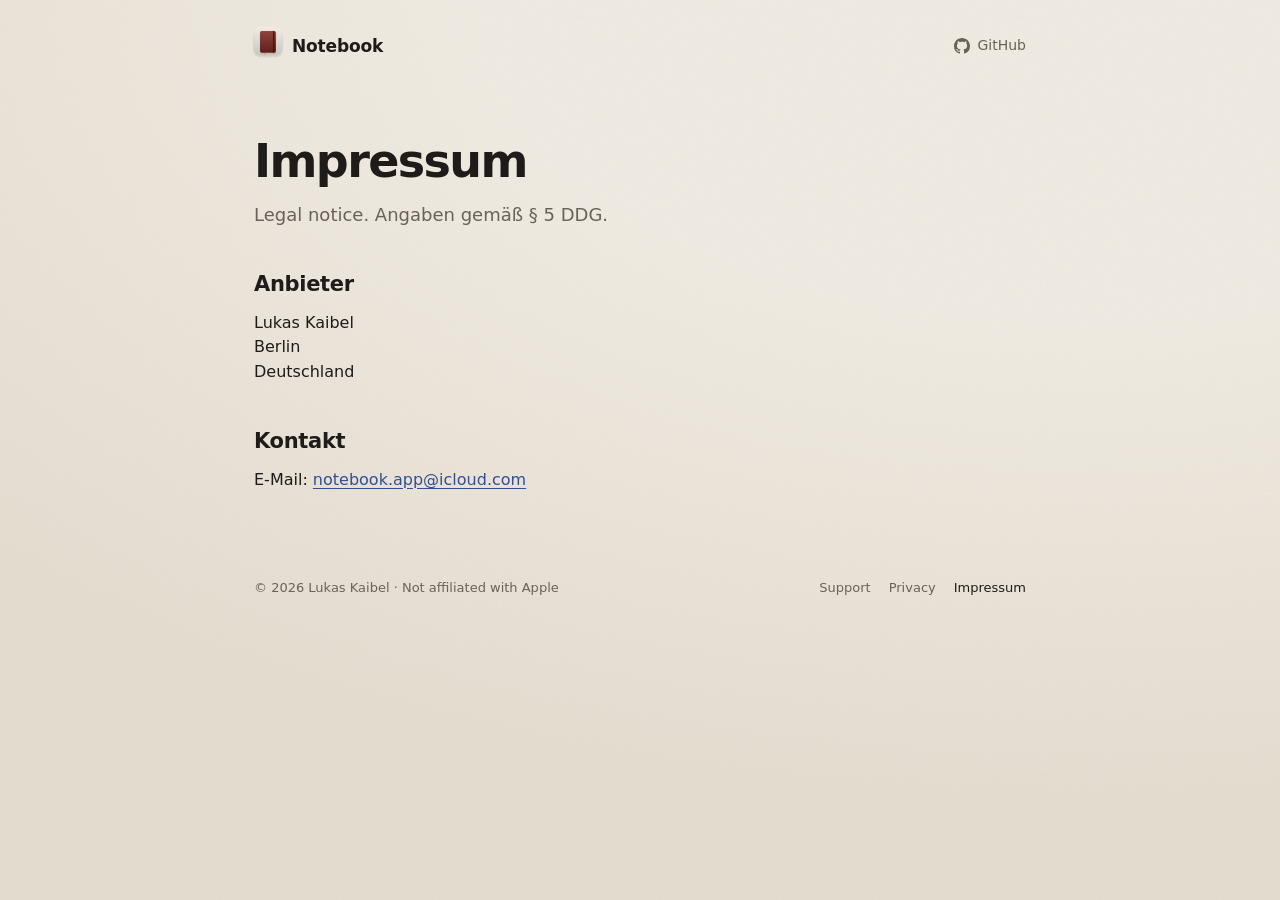
<file: Website/impressum/index.html>
<!doctype html>
<html lang="en">
<head>
  <meta charset="utf-8">
  <meta name="viewport" content="width=device-width, initial-scale=1, viewport-fit=cover">
  <title>Impressum · Notebook</title>
  <meta name="description" content="Impressum / legal notice for Notebook's website.">
  <meta name="theme-color" content="#F1ECE4" media="(prefers-color-scheme: light)">
  <meta name="theme-color" content="#191715" media="(prefers-color-scheme: dark)">
  <link rel="icon" href="../images/favicon-light.png" media="(prefers-color-scheme: light)">
  <link rel="icon" href="../images/favicon-dark.png" media="(prefers-color-scheme: dark)">
  <link rel="apple-touch-icon" href="../images/apple-touch-icon.png">
  <link rel="stylesheet" href="../style.css">
</head>
<body>
  <header class="top">
    <a class="brand" href="../">
      <picture>
        <source srcset="../images/icon-dark.png" media="(prefers-color-scheme: dark)">
        <img src="../images/icon-light.png" width="36" height="36" alt="">
      </picture>
      Notebook
    </a>
    <a class="link" href="https://github.com/lukaskaibel/notebook">
      <svg viewBox="0 0 16 16" aria-hidden="true"><path d="M8 0c4.42 0 8 3.58 8 8a8.013 8.013 0 0 1-5.45 7.59c-.4.08-.55-.17-.55-.38 0-.27.01-1.13.01-2.2 0-.75-.25-1.23-.54-1.48 1.78-.2 3.65-.88 3.65-3.95 0-.88-.31-1.59-.82-2.15.08-.2.36-1.02-.08-2.12 0 0-.67-.22-2.2.82-.64-.18-1.32-.27-2-.27-.68 0-1.36.09-2 .27-1.53-1.03-2.2-.82-2.2-.82-.44 1.1-.16 1.92-.08 2.12-.51.56-.82 1.28-.82 2.15 0 3.06 1.86 3.75 3.64 3.95-.23.2-.44.55-.51 1.07-.46.21-1.61.55-2.33-.66-.15-.24-.6-.83-1.23-.82-.67.01-.27.38.01.53.34.19.73.9.82 1.13.16.45.68 1.31 2.69.94 0 .67.01 1.3.01 1.49 0 .21-.15.45-.55.38A7.995 7.995 0 0 1 0 8c0-4.42 3.58-8 8-8Z"/></svg>
      GitHub
    </a>
  </header>

  <main class="doc" lang="de">
    <h1>Impressum</h1>
    <p class="intro"><span lang="en">Legal notice.</span> Angaben gemäß § 5 DDG.</p>

    <h2>Anbieter</h2>
    <address>
      Lukas Kaibel<br>
      Berlin<br>
      Deutschland
    </address>

    <h2>Kontakt</h2>
    <p>E-Mail: <a href="mailto:notebook.app@icloud.com">notebook.app@icloud.com</a></p>
  </main>

  <footer class="footer">
    <span>© 2026 Lukas Kaibel · Not affiliated with Apple</span>
    <nav aria-label="Support and legal">
      <a href="../support/">Support</a>
      <a href="../privacy/">Privacy</a>
      <a href="../impressum/" aria-current="page">Impressum</a>
    </nav>
  </footer>
</body>
</html>
</file>
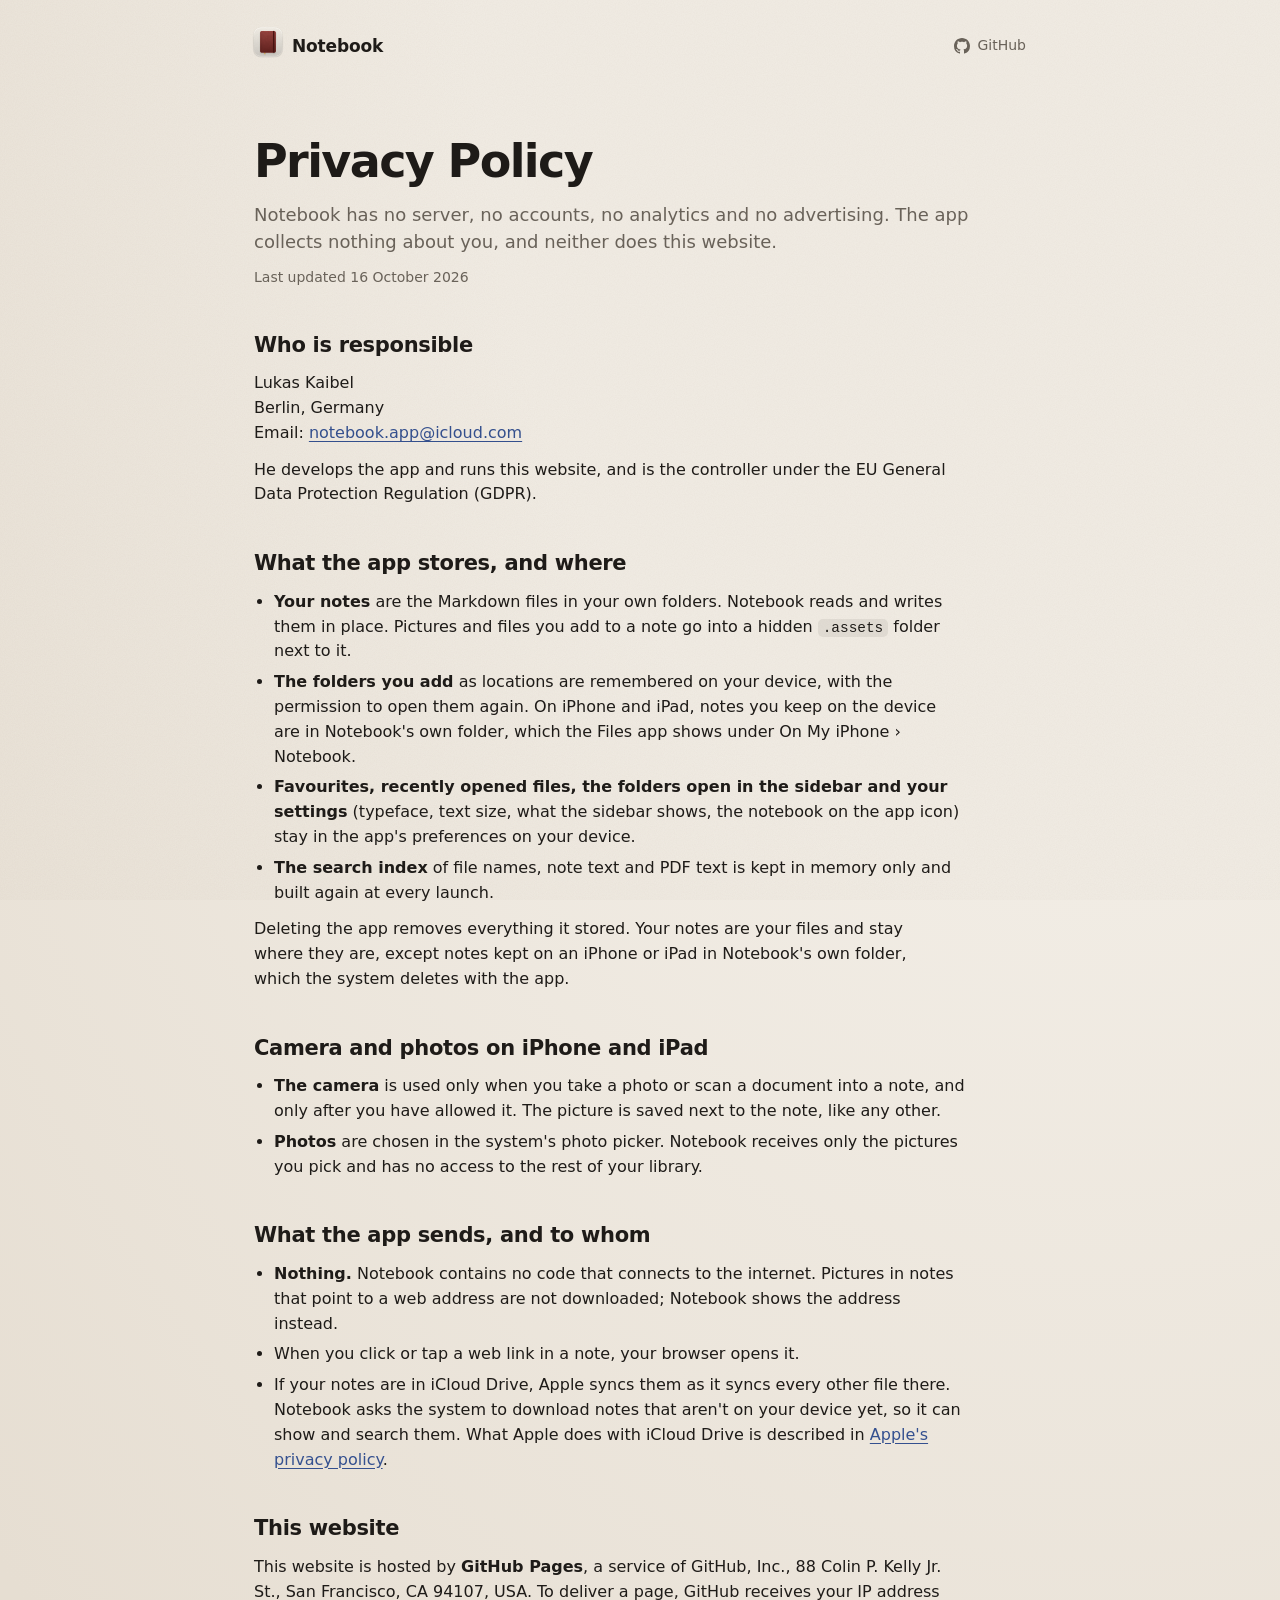
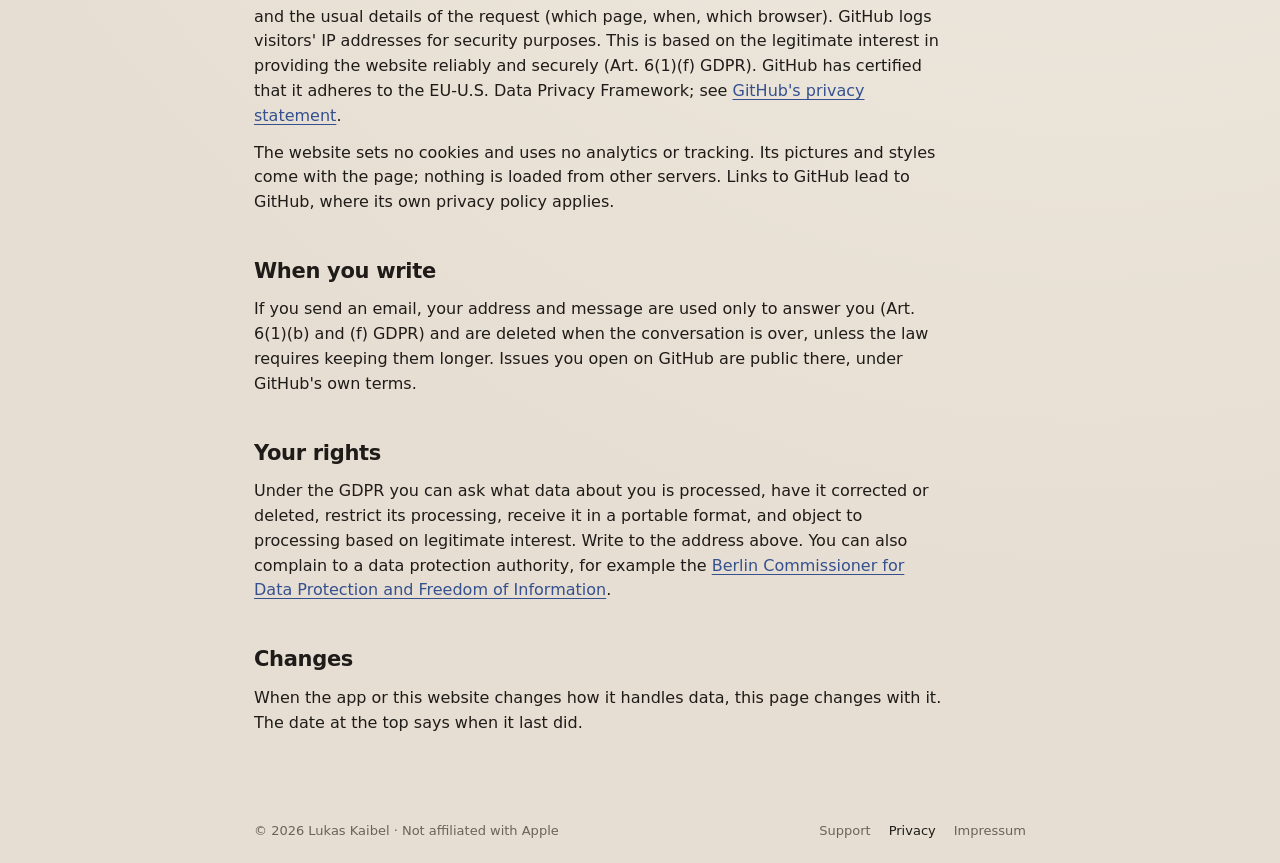
<file: Website/privacy/index.html>
<!doctype html>
<html lang="en">
<head>
  <meta charset="utf-8">
  <meta name="viewport" content="width=device-width, initial-scale=1, viewport-fit=cover">
  <title>Privacy Policy · Notebook</title>
  <meta name="description" content="Notebook has no server, no analytics and no advertising. What the app and this website store, and where.">
  <meta name="theme-color" content="#F1ECE4" media="(prefers-color-scheme: light)">
  <meta name="theme-color" content="#191715" media="(prefers-color-scheme: dark)">
  <link rel="icon" href="../images/favicon-light.png" media="(prefers-color-scheme: light)">
  <link rel="icon" href="../images/favicon-dark.png" media="(prefers-color-scheme: dark)">
  <link rel="apple-touch-icon" href="../images/apple-touch-icon.png">
  <link rel="stylesheet" href="../style.css">
</head>
<body>
  <header class="top">
    <a class="brand" href="../">
      <picture>
        <source srcset="../images/icon-dark.png" media="(prefers-color-scheme: dark)">
        <img src="../images/icon-light.png" width="36" height="36" alt="">
      </picture>
      Notebook
    </a>
    <a class="link" href="https://github.com/lukaskaibel/notebook">
      <svg viewBox="0 0 16 16" aria-hidden="true"><path d="M8 0c4.42 0 8 3.58 8 8a8.013 8.013 0 0 1-5.45 7.59c-.4.08-.55-.17-.55-.38 0-.27.01-1.13.01-2.2 0-.75-.25-1.23-.54-1.48 1.78-.2 3.65-.88 3.65-3.95 0-.88-.31-1.59-.82-2.15.08-.2.36-1.02-.08-2.12 0 0-.67-.22-2.2.82-.64-.18-1.32-.27-2-.27-.68 0-1.36.09-2 .27-1.53-1.03-2.2-.82-2.2-.82-.44 1.1-.16 1.92-.08 2.12-.51.56-.82 1.28-.82 2.15 0 3.06 1.86 3.75 3.64 3.95-.23.2-.44.55-.51 1.07-.46.21-1.61.55-2.33-.66-.15-.24-.6-.83-1.23-.82-.67.01-.27.38.01.53.34.19.73.9.82 1.13.16.45.68 1.31 2.69.94 0 .67.01 1.3.01 1.49 0 .21-.15.45-.55.38A7.995 7.995 0 0 1 0 8c0-4.42 3.58-8 8-8Z"/></svg>
      GitHub
    </a>
  </header>

  <main class="doc">
    <h1>Privacy Policy</h1>
    <p class="intro">Notebook has no server, no accounts, no analytics and no advertising. The app collects nothing about
      you, and neither does this website.</p>
    <p class="updated">Last updated 16 October 2026</p>

    <h2>Who is responsible</h2>
    <address>
      Lukas Kaibel<br>
      Berlin, Germany<br>
      Email: <a href="mailto:notebook.app@icloud.com">notebook.app@icloud.com</a>
    </address>
    <p>He develops the app and runs this website, and is the controller under the EU General Data Protection
      Regulation (GDPR).</p>

    <h2>What the app stores, and where</h2>
    <ul>
      <li><strong>Your notes</strong> are the Markdown files in your own folders. Notebook reads and writes them in
        place. Pictures and files you add to a note go into a hidden <code>.assets</code> folder next to it.</li>
      <li><strong>The folders you add</strong> as locations are remembered on your device, with the permission to open
        them again. On iPhone and iPad, notes you keep on the device are in Notebook's own folder, which the Files app
        shows under On My iPhone › Notebook.</li>
      <li><strong>Favourites, recently opened files, the folders open in the sidebar and your settings</strong>
        (typeface, text size, what the sidebar shows, the notebook on the app icon) stay in the app's preferences on
        your device.</li>
      <li><strong>The search index</strong> of file names, note text and PDF text is kept in memory only and built again
        at every launch.</li>
    </ul>
    <p>Deleting the app removes everything it stored. Your notes are your files and stay where they are, except notes
      kept on an iPhone or iPad in Notebook's own folder, which the system deletes with the app.</p>

    <h2>Camera and photos on iPhone and iPad</h2>
    <ul>
      <li><strong>The camera</strong> is used only when you take a photo or scan a document into a note, and only after
        you have allowed it. The picture is saved next to the note, like any other.</li>
      <li><strong>Photos</strong> are chosen in the system's photo picker. Notebook receives only the pictures you pick
        and has no access to the rest of your library.</li>
    </ul>

    <h2>What the app sends, and to whom</h2>
    <ul>
      <li><strong>Nothing.</strong> Notebook contains no code that connects to the internet. Pictures in notes that
        point to a web address are not downloaded; Notebook shows the address instead.</li>
      <li>When you click or tap a web link in a note, your browser opens it.</li>
      <li>If your notes are in iCloud Drive, Apple syncs them as it syncs every other file there. Notebook asks the system
        to download notes that aren't on your device yet, so it can show and search them. What Apple does with iCloud
        Drive is described in <a href="https://www.apple.com/legal/privacy/">Apple's privacy policy</a>.</li>
    </ul>

    <h2>This website</h2>
    <p>This website is hosted by <strong>GitHub Pages</strong>, a service of GitHub, Inc., 88 Colin P. Kelly Jr. St.,
      San Francisco, CA 94107, USA. To deliver a page, GitHub receives your IP address and the usual details of the
      request (which page, when, which browser). GitHub logs visitors' IP addresses for security purposes. This is based
      on the legitimate interest in providing the website reliably and securely (Art. 6(1)(f) GDPR). GitHub has
      certified that it adheres to the EU-U.S. Data Privacy Framework; see
      <a href="https://docs.github.com/site-policy/privacy-policies/github-general-privacy-statement">GitHub's privacy
      statement</a>.</p>
    <p>The website sets no cookies and uses no analytics or tracking. Its pictures and styles come with the page;
      nothing is loaded from other servers. Links to GitHub lead to GitHub, where its own privacy policy applies.</p>

    <h2>When you write</h2>
    <p>If you send an email, your address and message are used only to answer you (Art. 6(1)(b) and (f) GDPR) and are
      deleted when the conversation is over, unless the law requires keeping them longer. Issues you open on GitHub are
      public there, under GitHub's own terms.</p>

    <h2>Your rights</h2>
    <p>Under the GDPR you can ask what data about you is processed, have it corrected or deleted, restrict its
      processing, receive it in a portable format, and object to processing based on legitimate interest. Write to the
      address above. You can also
      complain to a data protection authority, for example the
      <a href="https://www.datenschutz-berlin.de">Berlin Commissioner for Data Protection and Freedom of
      Information</a>.</p>

    <h2>Changes</h2>
    <p>When the app or this website changes how it handles data, this page changes with it. The date at the top says
      when it last did.</p>
  </main>

  <footer class="footer">
    <span>© 2026 Lukas Kaibel · Not affiliated with Apple</span>
    <nav aria-label="Support and legal">
      <a href="../support/">Support</a>
      <a href="../privacy/" aria-current="page">Privacy</a>
      <a href="../impressum/">Impressum</a>
    </nav>
  </footer>
</body>
</html>
</file>
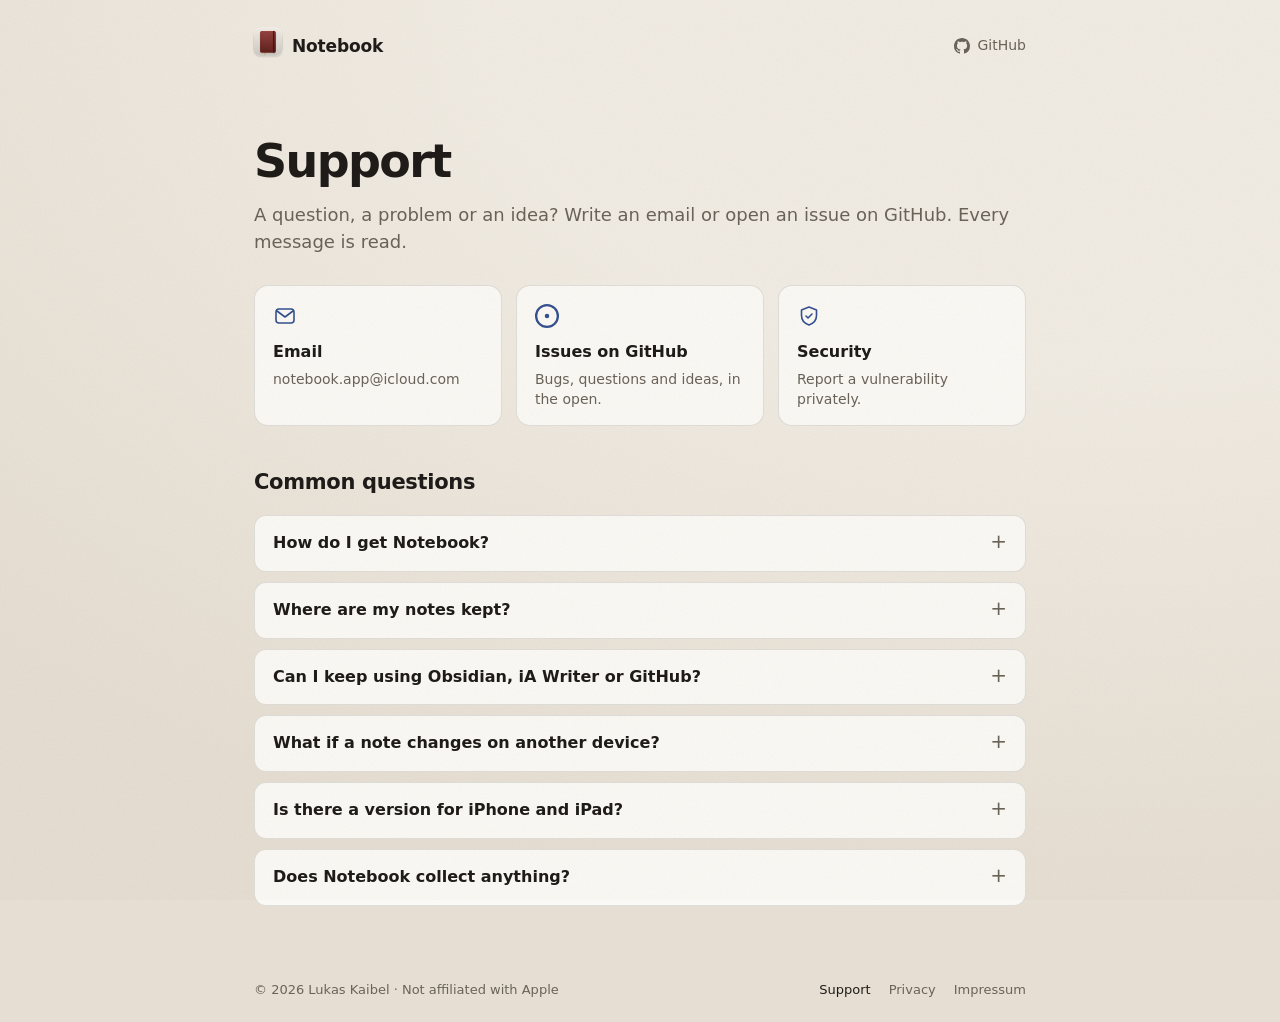
<file: Website/support/index.html>
<!doctype html>
<html lang="en">
<head>
  <meta charset="utf-8">
  <meta name="viewport" content="width=device-width, initial-scale=1, viewport-fit=cover">
  <title>Support · Notebook</title>
  <meta name="description" content="Help with Notebook: questions, problems and ideas, and answers to common questions.">
  <meta name="theme-color" content="#F1ECE4" media="(prefers-color-scheme: light)">
  <meta name="theme-color" content="#191715" media="(prefers-color-scheme: dark)">
  <link rel="icon" href="../images/favicon-light.png" media="(prefers-color-scheme: light)">
  <link rel="icon" href="../images/favicon-dark.png" media="(prefers-color-scheme: dark)">
  <link rel="apple-touch-icon" href="../images/apple-touch-icon.png">
  <link rel="stylesheet" href="../style.css">
</head>
<body>
  <header class="top">
    <a class="brand" href="../">
      <picture>
        <source srcset="../images/icon-dark.png" media="(prefers-color-scheme: dark)">
        <img src="../images/icon-light.png" width="36" height="36" alt="">
      </picture>
      Notebook
    </a>
    <a class="link" href="https://github.com/lukaskaibel/notebook">
      <svg viewBox="0 0 16 16" aria-hidden="true"><path d="M8 0c4.42 0 8 3.58 8 8a8.013 8.013 0 0 1-5.45 7.59c-.4.08-.55-.17-.55-.38 0-.27.01-1.13.01-2.2 0-.75-.25-1.23-.54-1.48 1.78-.2 3.65-.88 3.65-3.95 0-.88-.31-1.59-.82-2.15.08-.2.36-1.02-.08-2.12 0 0-.67-.22-2.2.82-.64-.18-1.32-.27-2-.27-.68 0-1.36.09-2 .27-1.53-1.03-2.2-.82-2.2-.82-.44 1.1-.16 1.92-.08 2.12-.51.56-.82 1.28-.82 2.15 0 3.06 1.86 3.75 3.64 3.95-.23.2-.44.55-.51 1.07-.46.21-1.61.55-2.33-.66-.15-.24-.6-.83-1.23-.82-.67.01-.27.38.01.53.34.19.73.9.82 1.13.16.45.68 1.31 2.69.94 0 .67.01 1.3.01 1.49 0 .21-.15.45-.55.38A7.995 7.995 0 0 1 0 8c0-4.42 3.58-8 8-8Z"/></svg>
      GitHub
    </a>
  </header>

  <main class="doc">
    <h1>Support</h1>
    <p class="intro">A question, a problem or an idea? Write an email or open an issue on GitHub. Every message is
      read.</p>

    <div class="cards">
      <a class="card" href="mailto:notebook.app@icloud.com">
        <svg viewBox="0 0 24 24" aria-hidden="true"><rect x="3" y="5" width="18" height="14" rx="3"/><path d="m4 7 8 6 8-6"/></svg>
        <b>Email</b>
        <span>notebook.app@icloud.com</span>
      </a>
      <a class="card" href="https://github.com/lukaskaibel/notebook/issues">
        <svg class="filled" viewBox="0 0 16 16" aria-hidden="true"><path d="M8 9.5a1.5 1.5 0 1 0 0-3 1.5 1.5 0 0 0 0 3Z"/><path d="M8 0a8 8 0 1 1 0 16A8 8 0 0 1 8 0ZM1.5 8a6.5 6.5 0 1 0 13 0 6.5 6.5 0 0 0-13 0Z"/></svg>
        <b>Issues on GitHub</b>
        <span>Bugs, questions and ideas, in the open.</span>
      </a>
      <a class="card" href="https://github.com/lukaskaibel/notebook/security/advisories/new">
        <svg viewBox="0 0 24 24" aria-hidden="true"><path d="M12 3 4.5 6v5.5c0 4.6 3.2 8 7.5 9.5 4.3-1.5 7.5-4.9 7.5-9.5V6Z"/><path d="m9 12 2 2 4-4"/></svg>
        <b>Security</b>
        <span>Report a vulnerability privately.</span>
      </a>
    </div>

    <h2>Common questions</h2>
    <div class="faq">
      <details>
        <summary>How do I get Notebook?</summary>
        <p>For now you build it yourself with Xcode 27, in about five minutes: for a Mac with Apple silicon and macOS
          27, and for iPhone and iPad with iOS and iPadOS 27, in the Simulator or on your own device. The
          <a href="https://github.com/lukaskaibel/notebook#build-and-run">steps are in the README</a>. A build for the
          Mac or the Simulator needs no Apple developer account; for your own iPhone or iPad, put your team in
          <code>Config/Local.xcconfig</code> as <code>DEVELOPMENT_TEAM</code>. The App Store comes later.</p>
      </details>
      <details>
        <summary>Where are my notes kept?</summary>
        <p>Where they already are. Notebook shows the folders you add, iCloud Drive or any other, and reads and writes
          the Markdown files in them in place. On iPhone and iPad you pick them in the Files app's picker, or keep notes
          on the device, in On My iPhone › Notebook. A note's title is its file name. Pictures and files you add to a
          note go into a hidden <code>.assets</code> folder next to it, and that is all Notebook adds.</p>
      </details>
      <details>
        <summary>Can I keep using Obsidian, iA Writer or GitHub?</summary>
        <p>Yes. Notes are ordinary Markdown, so other apps read them just the same, and <code>[[links]]</code> find the
          note by its name as Obsidian does: one in the same folder first, then the one with the shortest path.</p>
      </details>
      <details>
        <summary>What if a note changes on another device?</summary>
        <p>Notebook watches the open note. If it changed somewhere else and you haven't typed, it reloads quietly. If
          both sides changed, it merges the two line by line and never writes over a change it hasn't seen. Only when
          both changed the same lines does it ask: keep this version, use the other one, or keep both.</p>
      </details>
      <details>
        <summary>Is there a version for iPhone and iPad?</summary>
        <p>Yes, from the same project: the same editor, search and files, laid out the way each device works. On the
          iPhone you go into one folder per screen, and the iPad has the Mac's sidebar. With iCloud Drive, the same
          notes are on your Mac, iPhone and iPad. Quick capture from a widget and the share menu comes later.</p>
      </details>
      <details>
        <summary>Does Notebook collect anything?</summary>
        <p>No. It has no server, no accounts, no analytics and no advertising, and it never connects to the internet.
          The details are in the <a href="../privacy/">privacy policy</a>.</p>
      </details>
    </div>
  </main>

  <footer class="footer">
    <span>© 2026 Lukas Kaibel · Not affiliated with Apple</span>
    <nav aria-label="Support and legal">
      <a href="../support/" aria-current="page">Support</a>
      <a href="../privacy/">Privacy</a>
      <a href="../impressum/">Impressum</a>
    </nav>
  </footer>
</body>
</html>
</file>
<file: Website/style.css>
/* Notebook's website. The page is a sheet of the notebook on its icon: warm stone paper, ink-blue links, a button
   cut from the cover's leather, and the gold bookmark ribbon hanging from the top. Everything comes with the page;
   nothing loads from elsewhere. */

:root {
  --paper: #F1ECE4;
  --paper-deep: #E6DED2;
  --card: #FBF9F5;
  --text: #1E1B18;
  --text-2: #6A635A;
  --line: rgba(30, 27, 24, 0.12);
  --ink: #34508F;
  --on-ink: #FFFFFF;
  --shadow: rgba(70, 48, 26, 0.24);
  --rim: rgba(30, 27, 24, 0.14);
  --grain-opacity: 0.38;
  /* The button's leather: the icon's oxblood cover, with its grain (images/leather.webp) multiplied over it. For
     leather in the ink blue of the links instead: linear-gradient(#4767A9, #263F78), and (#5471B3, #2A437A) in the
     dark. */
  --leather: linear-gradient(#B04746, #7A2928);
  /* Pressed into the paper: a shadow along the top inside, a highlight along the bottom outside. */
  --deboss-shade: rgba(70, 48, 26, 0.2);
  --deboss-light: rgba(255, 255, 255, 0.75);
  /* The ribbon, read by ribbon.js; the fallback below draws the same gold as a gradient. */
  --ribbon: #DC9C30;
  --ribbon-sheen: #FFF1C9;
  --ribbon-notch: 13px;
  --font: -apple-system, BlinkMacSystemFont, "SF Pro Text", "Helvetica Neue", system-ui, sans-serif;
  --font-display: -apple-system, BlinkMacSystemFont, "SF Pro Display", "Helvetica Neue", system-ui, sans-serif;
  --font-mono: ui-monospace, "SF Mono", SFMono-Regular, Menlo, monospace;
  --gutter: max(24px, env(safe-area-inset-left, 0px));
  /* Above the hero: room for the ribbon, which ends just above the window. */
  --hero-top: clamp(80px, 14vh, 150px);
  color-scheme: light dark;
}

@media (prefers-color-scheme: dark) {
  :root {
    --paper: #1A1816;
    --paper-deep: #121110;
    --card: #242120;
    --text: #EDE8E1;
    --text-2: #A39B90;
    --line: rgba(255, 248, 238, 0.11);
    --ink: #93ABE3;
    --on-ink: #10141E;
    --shadow: rgba(0, 0, 0, 0.55);
    --rim: rgba(255, 248, 238, 0.13);
    --grain-opacity: 0.22;
    --leather: linear-gradient(#BC5251, #82302F);
    --deboss-shade: rgba(0, 0, 0, 0.5);
    --deboss-light: rgba(255, 248, 238, 0.07);
  }
}

*, *::before, *::after { box-sizing: border-box; }

html { -webkit-text-size-adjust: 100%; }

body {
  margin: 0;
  min-height: 100vh;
  min-height: 100dvh;
  color: var(--text);
  font: 16px/1.55 var(--font);
  -webkit-font-smoothing: antialiased;
  background:
    radial-gradient(120% 90% at 85% 0%, transparent 40%, var(--paper-deep) 100%),
    var(--paper);
  position: relative;
}

/* Paper grain, drawn by an SVG filter: no picture to load. */
body::before {
  content: "";
  position: fixed;
  inset: 0;
  pointer-events: none;
  opacity: var(--grain-opacity);
  mix-blend-mode: multiply;
  background-image: url("data:image/svg+xml,%3Csvg xmlns='http://www.w3.org/2000/svg' width='220' height='220'%3E%3Cfilter id='n'%3E%3CfeTurbulence type='fractalNoise' baseFrequency='0.9' numOctaves='2' stitchTiles='stitch'/%3E%3CfeColorMatrix values='0 0 0 0 0.35 0 0 0 0 0.3 0 0 0 0 0.24 0 0 0 0.16 0'/%3E%3C/filter%3E%3Crect width='100%25' height='100%25' filter='url(%23n)'/%3E%3C/svg%3E");
}

@media (prefers-color-scheme: dark) {
  body::before { mix-blend-mode: screen; }
}

a { color: var(--ink); text-underline-offset: 0.18em; }
a:focus-visible, button:focus-visible { outline: 2px solid var(--ink); outline-offset: 3px; border-radius: 6px; }

svg { width: 1em; height: 1em; flex: none; }

/* ---------- Home ---------- */

body.home {
  display: grid;
  grid-template-rows: 1fr auto;
  overflow-x: hidden;
}

/* The ribbon: gold grosgrain, with the notch of the one on the icon. ribbon.js draws it as fabric that the pointer
   pushes around; without it (no script, no WebGL) this gradient unrolls once when the page opens. It hangs in the
   open paper at the top right, over the window's outline and ending just above it. */
.ribbon {
  position: absolute;
  top: 0;
  right: max(72px, calc(50% - 560px));
  width: 26px;
  height: calc(var(--hero-top) - 14px);
  z-index: 2;
  filter: drop-shadow(0 6px 6px rgba(90, 58, 12, 0.22));
  pointer-events: none;
}
.ribbon::before {
  content: "";
  position: absolute;
  inset: 0;
  background: linear-gradient(90deg, #C3841E 0%, #E7B455 30%, #F7D683 52%, #E2AA45 74%, #C07F1A 100%);
  clip-path: polygon(0 0, 100% 0, 100% 100%, 50% calc(100% - var(--ribbon-notch)), 0 100%);
  transform-origin: top;
}
.ribbon.live::before { display: none; }
.ribbon canvas { position: absolute; top: 0; pointer-events: none; }

@media (prefers-reduced-motion: no-preference) {
  .ribbon::before { animation: unroll 0.95s cubic-bezier(0.2, 0.85, 0.25, 1) 0.15s both; }
  @keyframes unroll { from { transform: scaleY(0); } to { transform: scaleY(1); } }
}

.hero {
  width: 100%;
  max-width: 1340px;
  margin: 0 auto;
  padding: var(--hero-top) var(--gutter) clamp(32px, 5vh, 56px);
  display: grid;
  grid-template-columns: minmax(300px, 410px) minmax(0, 1fr);
  gap: clamp(36px, 5vw, 80px);
  align-items: center;
}

.copy { position: relative; z-index: 1; min-width: 0; }

.app-icon {
  display: block;
  width: 132px;
  height: 132px;
  margin: 0 0 6px -14px;
}

h1, h2, h3 { font-family: var(--font-display); text-wrap: balance; }

.home h1 {
  margin: 0;
  font-size: clamp(50px, 6.2vw, 78px);
  line-height: 1;
  font-weight: 800;
  letter-spacing: -0.04em;
}

.lead {
  margin: 18px 0 0;
  font-size: clamp(20px, 2vw, 24px);
  line-height: 1.3;
  font-weight: 650;
  letter-spacing: -0.015em;
  text-wrap: balance;
}
.lead span { color: var(--text-2); }

.sub {
  margin: 14px 0 0;
  max-width: 38ch;
  color: var(--text-2);
  font-size: 16px;
}

.actions {
  display: flex;
  flex-wrap: wrap;
  align-items: center;
  gap: 12px;
  margin-top: 30px;
}

.button {
  display: inline-flex;
  align-items: center;
  gap: 9px;
  padding: 12px 20px;
  border-radius: 999px;
  font-size: 15px;
  font-weight: 600;
  text-decoration: none;
}
.button svg { font-size: 18px; fill: currentColor; }

/* A piece of the icon's leather cover: grained, stitched along the edge, and pressed in when clicked. */
.button.primary {
  position: relative;
  color: #FFF;
  background: url("images/leather.webp") 0 0 / 128px 128px, var(--leather);
  background-blend-mode: multiply, normal;
  text-shadow: 0 -1px 0 rgba(0, 0, 0, 0.35);
  box-shadow:
    inset 0 1px 0 rgba(255, 255, 255, 0.22),
    inset 0 -1.5px 2px rgba(0, 0, 0, 0.28),
    inset 0 0 0 1px rgba(0, 0, 0, 0.22),
    0 1px 1px rgba(40, 20, 0, 0.18),
    0 8px 18px -10px rgba(30, 20, 10, 0.6);
}
.button.primary svg { filter: drop-shadow(0 -1px 0 rgba(0, 0, 0, 0.35)); }
/* The stitching, sunk a little into the leather. */
.button.primary::after {
  content: "";
  position: absolute;
  inset: 4px;
  border-radius: inherit;
  border: 1.25px dashed rgba(255, 244, 225, 0.5);
  filter: drop-shadow(0 0.75px 0 rgba(0, 0, 0, 0.3));
  pointer-events: none;
}
.button.primary:hover { filter: brightness(1.06) saturate(1.04); }
.button.primary:active {
  filter: brightness(0.95);
  transform: translateY(1px);
  box-shadow:
    inset 0 2px 4px rgba(0, 0, 0, 0.38),
    inset 0 0 0 1px rgba(0, 0, 0, 0.26),
    0 0 0 rgba(40, 20, 0, 0),
    0 4px 10px -8px rgba(30, 20, 10, 0.5);
}
@media (prefers-reduced-motion: no-preference) {
  .button.primary { transition: filter 0.15s, transform 0.1s, box-shadow 0.1s; }
}

/* Not a button yet: a place pressed into the paper, waiting for the App Store's. */
.soon {
  display: inline-flex;
  align-items: center;
  gap: 8px;
  padding: 12px 17px;
  border-radius: 999px;
  background: color-mix(in srgb, var(--paper-deep) 55%, transparent);
  box-shadow:
    inset 0 1.5px 2.5px var(--deboss-shade),
    inset 0 0 0 0.5px var(--deboss-shade),
    0 1px 0 var(--deboss-light);
  color: var(--text-2);
  text-shadow: 0 1px 0 var(--deboss-light);
  font-size: 14px;
  font-weight: 500;
}
.soon svg { font-size: 15px; fill: none; stroke: currentColor; stroke-width: 1.4; stroke-linecap: round; }

.facts {
  display: flex;
  flex-wrap: wrap;
  gap: 8px 20px;
  margin: 26px 0 0;
  padding: 0;
  list-style: none;
  color: var(--text-2);
  font-size: 14px;
}
.facts li { display: inline-flex; align-items: center; gap: 7px; }
.facts svg { color: var(--ink); fill: none; stroke: currentColor; stroke-width: 1.4; stroke-linecap: round; stroke-linejoin: round; }

/* The app, and the same note as its file. The stage is a container, so that the window's corners and the phone in
   front of it are sized in the window's width (cqw). */
.stage { --phone-width: 18cqw; --phone-left: -2.5cqw; margin: 0; min-width: 0; container-type: inline-size; }

.window-frame { position: relative; }

/* The window as it is on the Mac, lying on the paper: its own corners, the hairline macOS draws around it, and a
   shadow. */
.shot {
  display: block;
  width: 100%;
  height: auto;
  border-radius: 1.33cqw;
  box-shadow:
    0 0 0 0.5px var(--rim),
    0 1px 3px rgba(40, 28, 16, 0.08),
    0 30px 60px -24px var(--shadow);
  transition: filter 0.4s ease;
}

/* The iPhone standing in front of the window's lower left corner, drawn around its screenshot: a dark bezel with a
   graphite edge, the screen's own corners and the Dynamic Island, in an iPhone's proportions. */
.phone {
  --width: var(--phone-width);
  --bezel: calc(var(--width) * 0.028);
  --screen: calc(var(--width) - 2 * var(--bezel));
  position: absolute;
  left: var(--phone-left);
  bottom: -6cqw;
  width: var(--width);
  padding: var(--bezel);
  border-radius: calc(var(--screen) * 0.137 + var(--bezel));
  background: #111113;
  box-shadow:
    inset 0 0 0 calc(var(--width) * 0.005) rgba(255, 255, 255, 0.1),
    0 0 0 calc(var(--width) * 0.007) #4A4A4F,
    0 0 0 calc(var(--width) * 0.011) rgba(0, 0, 0, 0.18),
    0 1.6cqw 3cqw -0.8cqw rgba(0, 0, 0, 0.42),
    0 3cqw 6cqw -2cqw var(--shadow);
  transition: filter 0.4s ease;
}
.phone img { display: block; width: 100%; height: auto; border-radius: calc(var(--screen) * 0.137); }
.phone::after {
  content: "";
  position: absolute;
  top: calc(var(--bezel) + var(--screen) * 0.027);
  left: 50%;
  width: calc(var(--screen) * 0.313);
  height: calc(var(--screen) * 0.092);
  translate: -50% 0;
  border-radius: 999px;
  background: #000;
}

.file {
  position: absolute;
  right: 5%;
  bottom: 5%;
  width: min(64%, 600px);
  max-height: 88%;
  overflow: hidden;
  background: var(--card);
  border-radius: 12px;
  box-shadow: 0 28px 60px -16px rgba(0, 0, 0, 0.42), 0 0 0 0.5px rgba(0, 0, 0, 0.25);
  opacity: 0;
  transform: translateY(26px) scale(0.98);
  pointer-events: none;
  transition: opacity 0.3s ease, transform 0.45s cubic-bezier(0.2, 0.85, 0.25, 1);
}

.stage[data-view="file"] .file { opacity: 1; transform: none; pointer-events: auto; }
.stage[data-view="file"] :is(.shot, .phone) { filter: saturate(0.85) brightness(0.96); }

@media (prefers-reduced-motion: reduce) {
  .file, .shot, .phone { transition: none; }
}

.file-bar {
  display: flex;
  align-items: center;
  gap: 7px;
  height: 36px;
  padding: 0 14px;
  border-bottom: 1px solid var(--line);
  font-size: 12.5px;
}
.file-bar i { width: 11px; height: 11px; border-radius: 50%; background: #FF5F57; flex: none; }
.file-bar i:nth-child(2) { background: #FEBC2E; }
.file-bar i:nth-child(3) { background: #28C840; }
.file-bar b { margin-left: 8px; font-weight: 600; }
.file-bar span { margin-left: auto; color: var(--text-2); white-space: nowrap; overflow: hidden; text-overflow: ellipsis; }

.file-text {
  margin: 0;
  padding: 16px 18px 20px;
  font: clamp(10.5px, 0.85vw, 12.5px)/1.6 var(--font-mono);
  white-space: pre-wrap;
  overflow-wrap: anywhere;
  color: var(--text);
}
.file-text s { text-decoration: none; color: var(--text-2); opacity: 0.85; }
.file-text b { font-weight: 700; }

/* Next to the phone, below the window. */
figcaption {
  display: flex;
  flex-wrap: wrap;
  align-items: center;
  gap: 10px 16px;
  margin-top: 20px;
  padding-left: calc(var(--phone-left) + var(--phone-width) + 24px);
}

.switch {
  display: inline-flex;
  gap: 2px;
  padding: 3px;
  border-radius: 10px;
  background: color-mix(in srgb, var(--text) 8%, transparent);
}
.switch button {
  font: 500 13px/1 var(--font);
  color: var(--text-2);
  background: transparent;
  border: 0;
  border-radius: 7px;
  padding: 8px 14px;
  cursor: pointer;
}
.switch button[aria-pressed="true"] { background: var(--card); color: var(--text); box-shadow: 0 1px 2px rgba(0, 0, 0, 0.16); }
@media (prefers-reduced-motion: no-preference) { .switch button { transition: background 0.15s, color 0.15s; } }

.caption { color: var(--text-2); font-size: 13px; }

/* ---------- Footer ---------- */

.footer {
  display: flex;
  flex-wrap: wrap;
  align-items: center;
  justify-content: space-between;
  gap: 10px 24px;
  width: 100%;
  max-width: 1340px;
  margin: 0 auto;
  padding: 18px var(--gutter) max(22px, env(safe-area-inset-bottom, 0px));
  color: var(--text-2);
  font-size: 13px;
}
.footer nav { display: flex; flex-wrap: wrap; gap: 18px; }
.footer a { color: var(--text-2); text-decoration: none; }
.footer a:hover, .footer a[aria-current="page"] { color: var(--text); }

/* ---------- Narrow windows and phones ---------- */

@media (max-width: 960px) {
  .hero {
    grid-template-columns: minmax(0, 1fr);
    padding-top: clamp(72px, 12vh, 110px);
    gap: 44px;
  }
  .ribbon { right: max(48px, calc(env(safe-area-inset-right, 0px) + 32px)); width: 22px; height: 150px; }
  .stage { --phone-left: -1.5cqw; }
  .file { width: 74%; right: 4%; }
}

@media (max-width: 560px) {
  .stage { --phone-width: 24cqw; }
  .ribbon { width: 18px; height: 118px; right: max(28px, calc(env(safe-area-inset-right, 0px) + 20px)); }
  .app-icon { width: 108px; height: 108px; margin-left: -11px; }
  .file { width: 92%; right: 4%; bottom: 4%; max-height: 92%; }
  .file-bar span { display: none; }
  .file-text { font-size: 10.5px; padding: 12px 13px 14px; }
}

/* ---------- Support, privacy and the legal notice ---------- */

.top {
  display: flex;
  align-items: center;
  justify-content: space-between;
  gap: 16px;
  width: 100%;
  max-width: 820px;
  margin: 0 auto;
  padding: 26px var(--gutter) 0;
}
.brand {
  display: inline-flex;
  align-items: center;
  gap: 8px;
  color: var(--text);
  font-weight: 700;
  font-size: 17px;
  text-decoration: none;
  letter-spacing: -0.01em;
}
.brand img { width: 36px; height: 36px; margin: -2px -2px -2px -4px; }
.top .link { display: inline-flex; align-items: center; gap: 7px; color: var(--text-2); text-decoration: none; font-size: 14px; }
.top .link svg { fill: currentColor; font-size: 16px; }
.top .link:hover { color: var(--text); }

.doc {
  width: 100%;
  max-width: 820px;
  margin: 0 auto;
  padding: clamp(40px, 8vh, 72px) var(--gutter) 56px;
}
.doc h1 { margin: 0; font-size: clamp(36px, 5vw, 46px); line-height: 1.08; font-weight: 800; letter-spacing: -0.035em; }
.doc h2 { margin: 40px 0 10px; font-size: 21px; letter-spacing: -0.015em; }
.doc p, .doc li { max-width: 68ch; }
.doc p { margin: 0 0 12px; }
.doc ul { padding-left: 20px; margin: 0 0 12px; }
.doc li { margin-bottom: 6px; }
.doc .intro { margin-top: 14px; color: var(--text-2); font-size: 18px; line-height: 1.5; }
.doc .updated { color: var(--text-2); font-size: 14px; }
.doc address { font-style: normal; margin-bottom: 12px; }
.doc code { font: 0.9em var(--font-mono); padding: 1px 5px; border-radius: 5px; background: color-mix(in srgb, var(--text) 7%, transparent); }

.cards {
  display: grid;
  grid-template-columns: repeat(auto-fit, minmax(200px, 1fr));
  gap: 14px;
  margin: 30px 0 8px;
}
.card {
  display: grid;
  gap: 4px;
  align-content: start;
  padding: 18px 18px 16px;
  border-radius: 14px;
  background: var(--card);
  border: 1px solid var(--line);
  color: var(--text);
  text-decoration: none;
}
.card:hover { border-color: color-mix(in srgb, var(--ink) 55%, transparent); }
.card svg { font-size: 24px; margin-bottom: 8px; color: var(--ink); fill: none; stroke: currentColor; stroke-width: 1.6; stroke-linecap: round; stroke-linejoin: round; }
.card svg.filled { fill: currentColor; stroke: none; }
.card b { font-size: 16px; }
.card span { color: var(--text-2); font-size: 14px; line-height: 1.45; }

.faq { display: grid; gap: 10px; margin-top: 16px; }
.faq details {
  border-radius: 12px;
  background: var(--card);
  border: 1px solid var(--line);
  padding: 0 18px;
}
.faq summary {
  cursor: pointer;
  padding: 15px 0;
  font-weight: 600;
  list-style: none;
  display: flex;
  justify-content: space-between;
  gap: 16px;
}
.faq summary::-webkit-details-marker { display: none; }
.faq summary::after { content: "+"; color: var(--text-2); font-weight: 400; font-size: 20px; line-height: 1; }
.faq details[open] summary::after { content: "−"; }
.faq details p { color: var(--text-2); margin: -4px 0 16px; }

.doc + .footer { max-width: 820px; }
</file>
